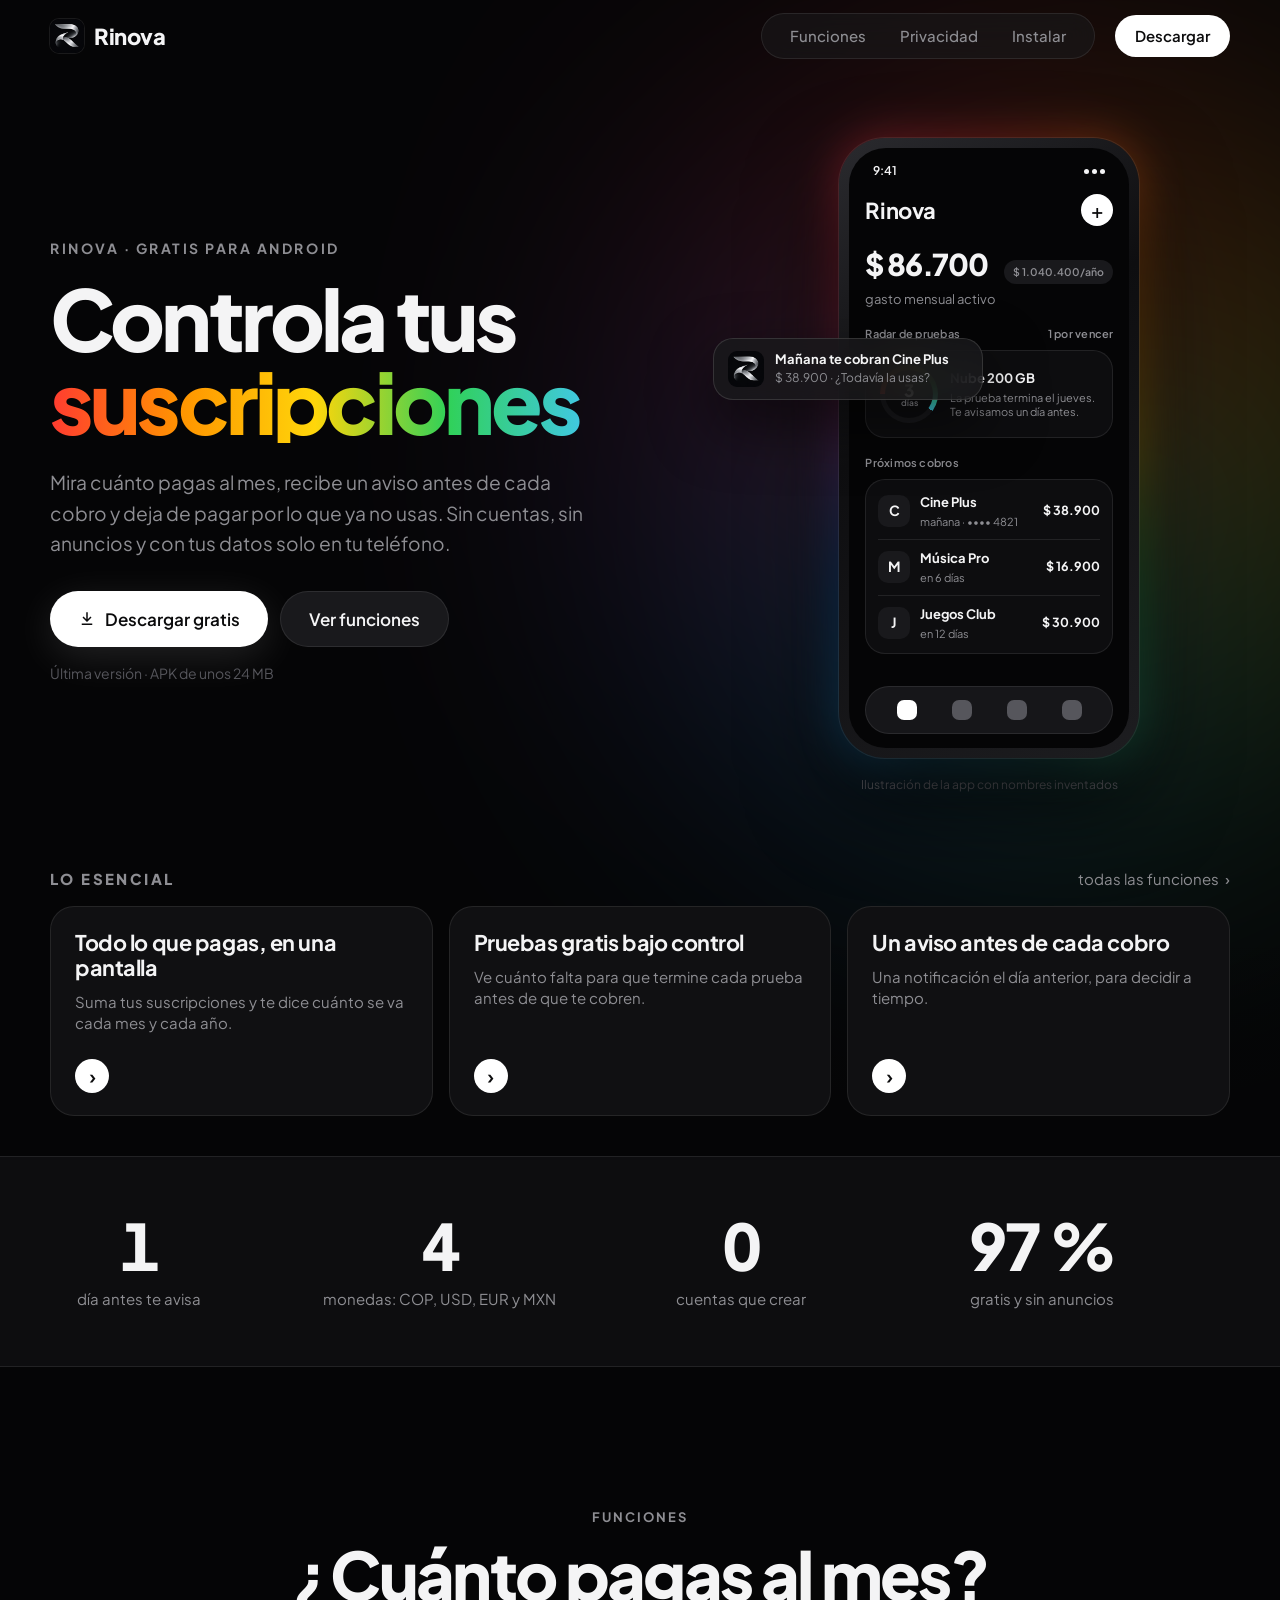
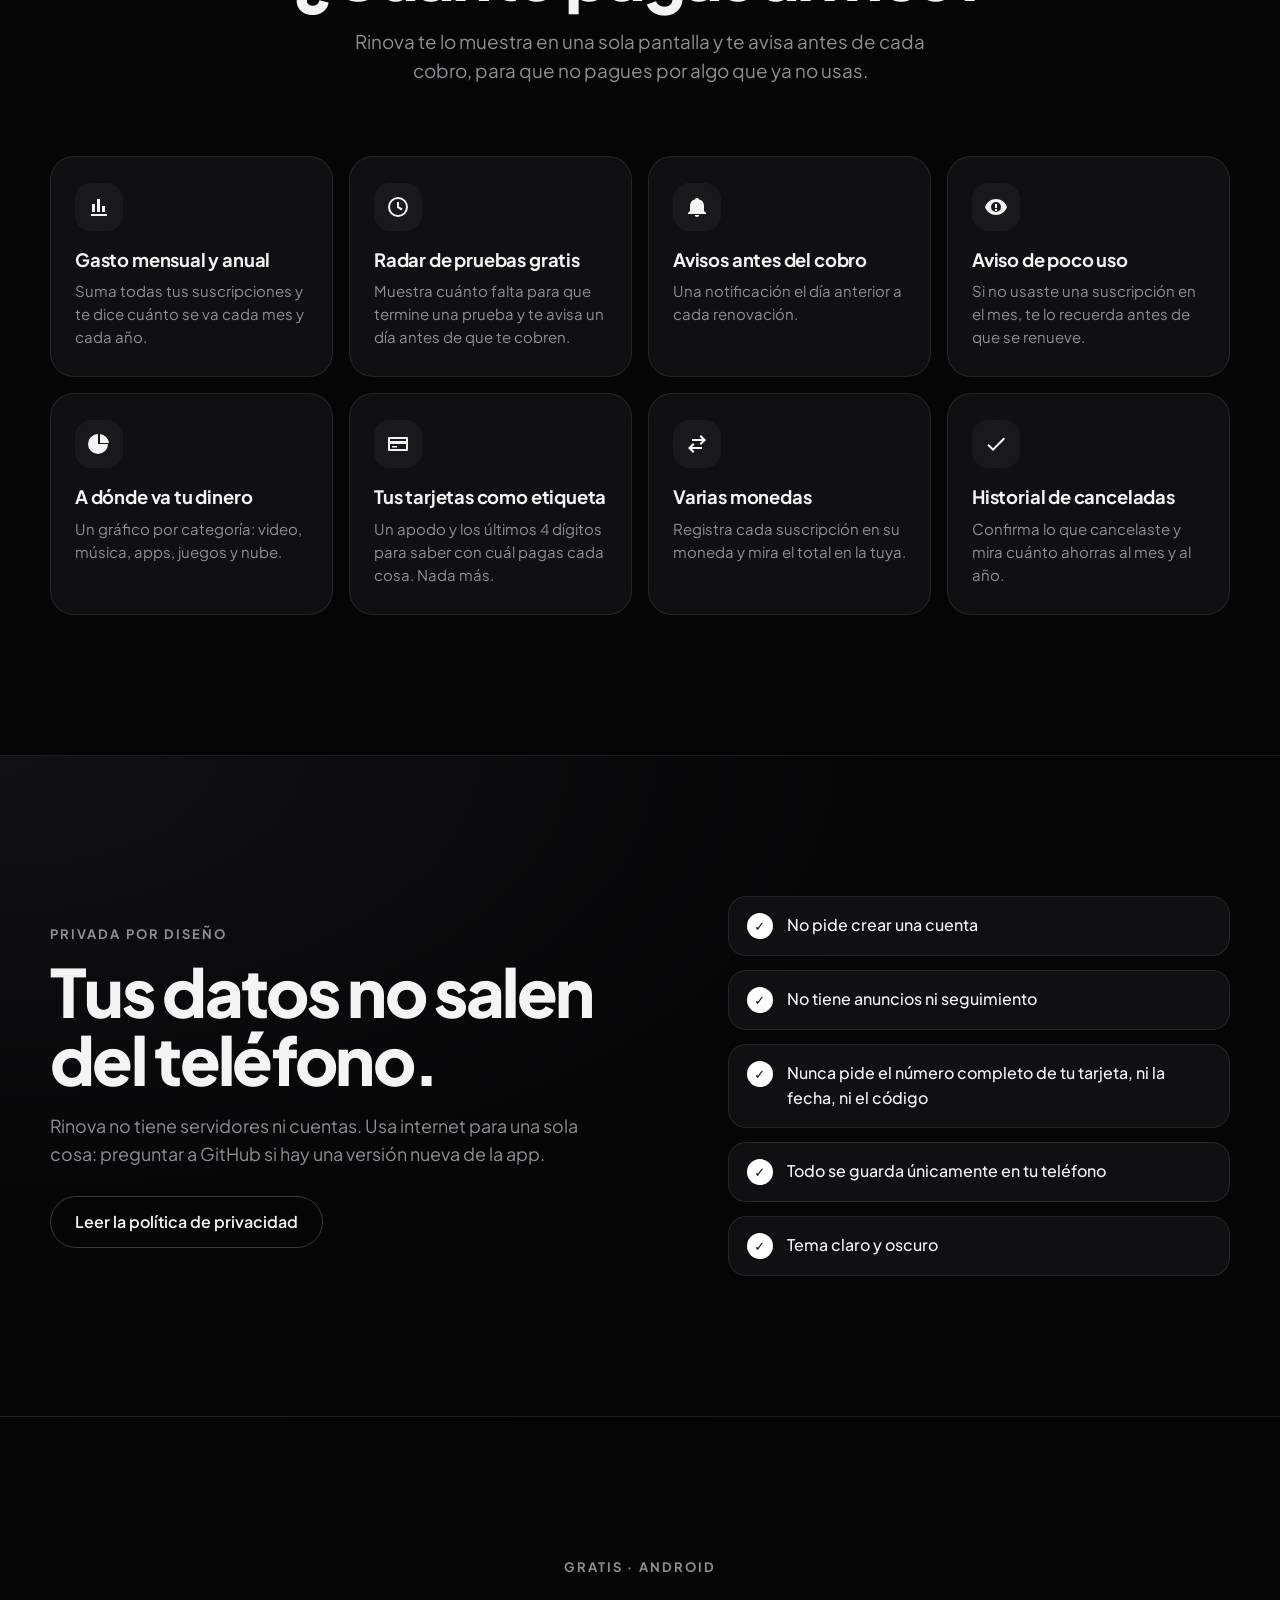
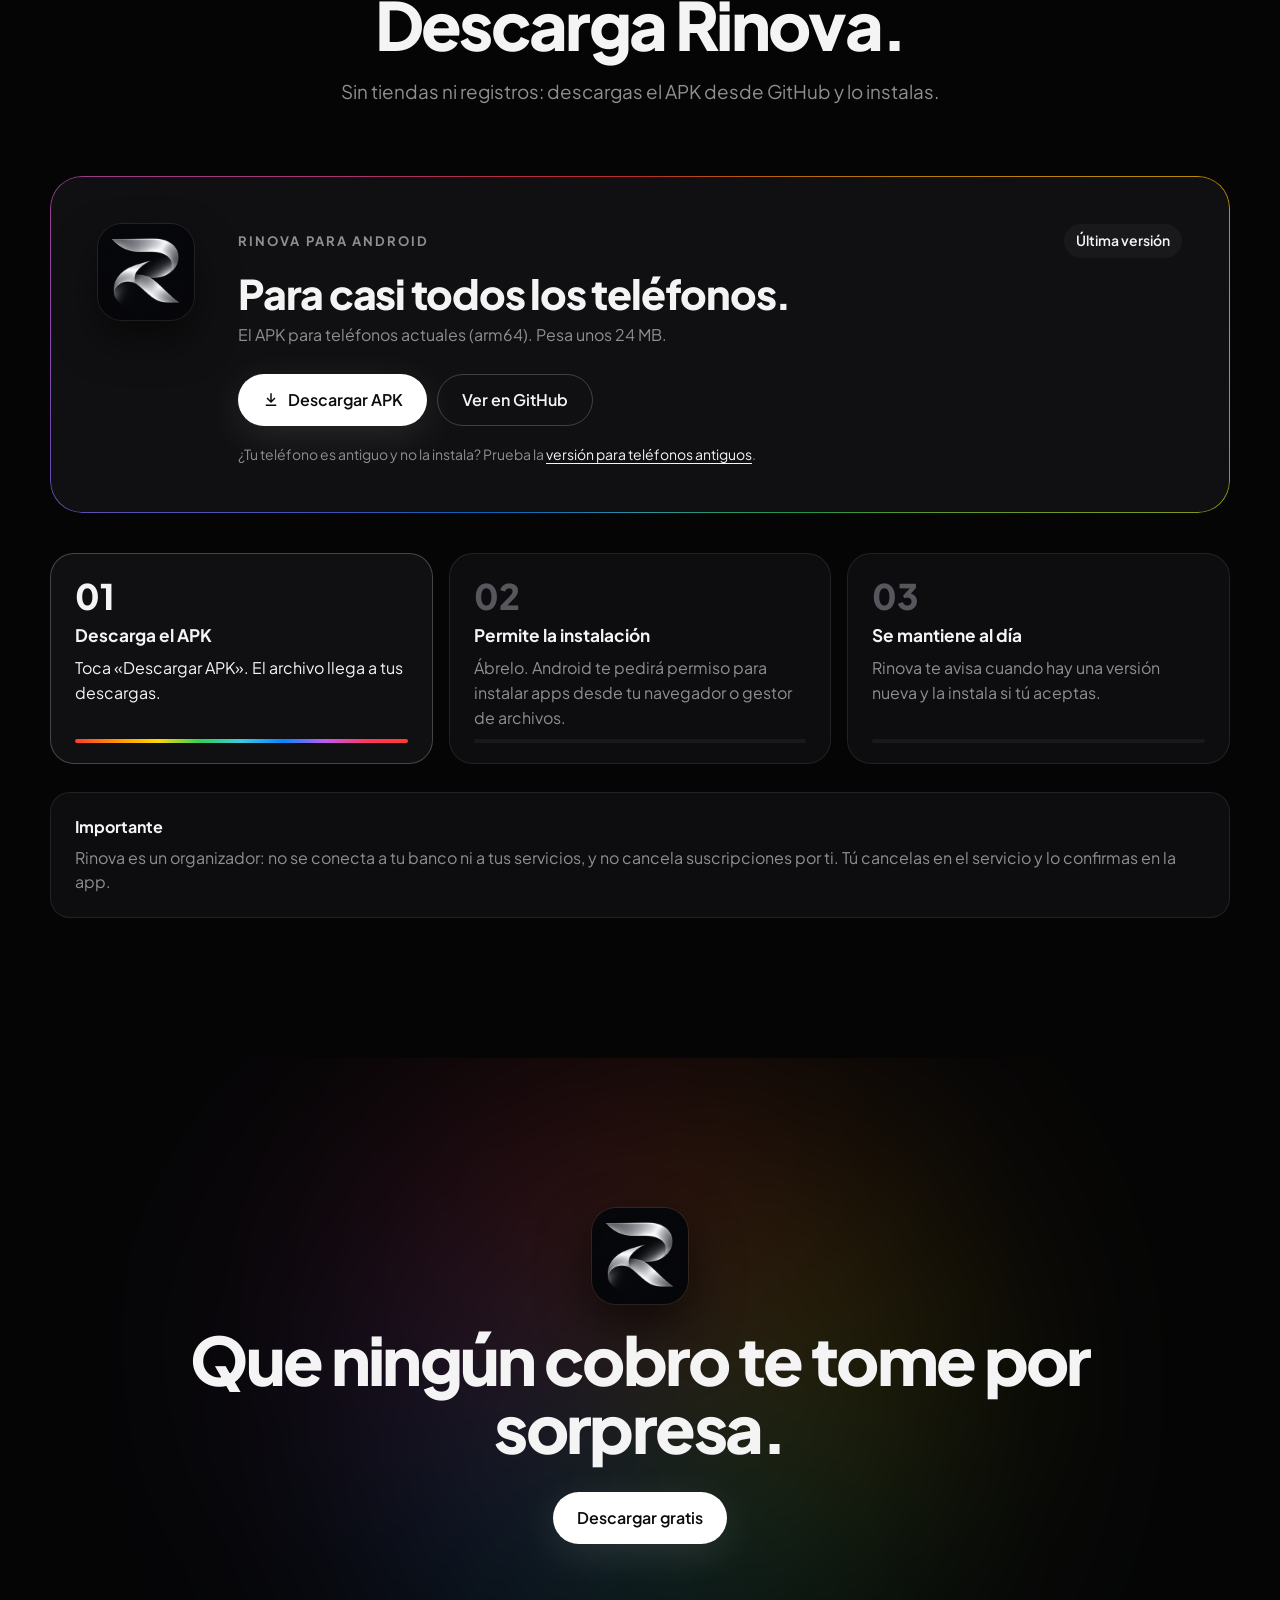
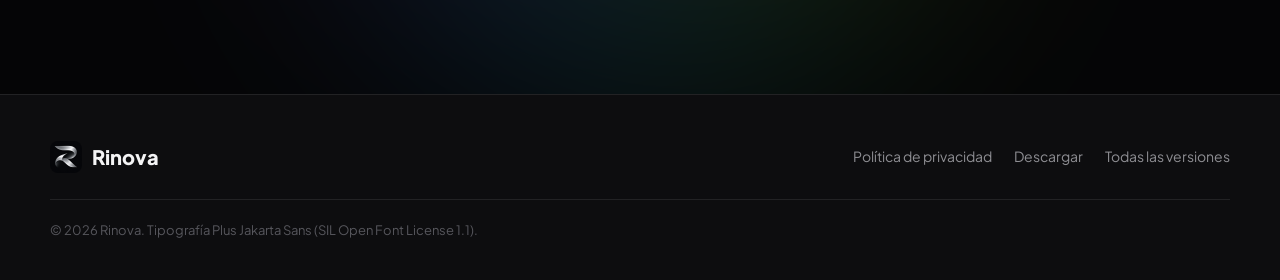
<file: docs/index.html>
<!DOCTYPE html>
<html lang="es">
<head>
  <meta charset="utf-8">
  <meta name="viewport" content="width=device-width, initial-scale=1">
  <meta name="theme-color" content="#050506">
  <meta name="color-scheme" content="dark">
  <title>Rinova — Controla tus suscripciones</title>
  <meta name="description" content="Rinova es una app gratis para Android que suma lo que pagas en suscripciones, vigila tus pruebas gratis y te avisa antes de cada cobro. Sin cuentas, sin anuncios y con tus datos solo en tu teléfono.">
  <meta property="og:title" content="Rinova — Controla tus suscripciones">
  <meta property="og:description" content="Mira cuánto pagas al mes, recibe un aviso antes de cada cobro y no pagues por lo que ya no usas. Gratis, sin cuentas ni anuncios.">
  <meta property="og:image" content="https://myfriend2525.github.io/Rinova-releases/assets/rinova-icon.png">
  <link rel="icon" type="image/png" href="assets/favicon.png">
  <link rel="apple-touch-icon" href="assets/apple-touch-icon.png">
  <link rel="preload" href="assets/fonts/PlusJakartaSans-latin.woff" as="font" type="font/woff" crossorigin>
  <link rel="stylesheet" href="styles.css">
</head>
<body>
  <a class="skip-link" href="#main">Saltar al contenido</a>

  <header class="site-nav" data-floating-nav>
    <a class="logo" href="#" data-enter="drop" aria-label="Rinova, inicio">
      <img src="assets/rinova-icon.png" width="34" height="34" alt="">
      Rinova
    </a>
    <nav class="nav-pill" aria-label="Navegación principal" data-enter="drop">
      <a href="#funciones">Funciones</a>
      <a href="#privada">Privacidad</a>
      <a href="#instalar">Instalar</a>
    </nav>
    <a class="pill pill-white nav-join" href="#descargar" data-enter="drop">Descargar</a>
  </header>

  <main id="main">
    <section class="hero" aria-labelledby="hero-title">
      <div class="hero-glow" aria-hidden="true"></div>
      <div class="wrap hero-grid">
        <div class="copy">
          <p class="kicker" data-enter="unblur">RINOVA · GRATIS PARA ANDROID</p>
          <h1 class="headline" id="hero-title" aria-label="Controla tus suscripciones, pruebas gratis, cobros y gastos">
            <span data-enter="spring" aria-hidden="true">Controla tus</span>
            <span data-enter="spring" aria-hidden="true"><span class="word" data-rotating-word="suscripciones,pruebas gratis,cobros,gastos">suscripciones</span></span>
          </h1>
          <p class="subline" data-enter="rise">Mira cuánto pagas al mes, recibe un aviso antes de cada cobro y deja de pagar por lo que ya no usas. Sin cuentas, sin anuncios y con tus datos solo en tu teléfono.</p>
          <div class="ctas">
            <a class="pill pill-white cta-join" href="https://github.com/myfriend2525/Rinova-releases/releases/latest/download/Rinova.apk" data-link="apk" data-enter="rise">
              <svg viewBox="0 0 24 24" aria-hidden="true"><path d="M11 3h2v9.2l3.6-3.6L18 10l-6 6-6-6 1.4-1.4 3.6 3.6V3ZM5 18h14v2H5v-2Z"/></svg>
              Descargar gratis
            </a>
            <a class="pill cta-watch" href="#funciones" data-enter="rise">Ver funciones</a>
          </div>
          <p class="hero-note" data-enter="rise"><span data-version>Última versión</span> · APK de unos 24 MB</p>
        </div>

        <div class="phone-stage" data-enter="rise" aria-hidden="true">
          <div class="phone">
            <div class="screen">
              <div class="m-status"><span>9:41</span><span class="m-dots"><i></i><i></i><i></i></span></div>
              <div class="m-top"><strong>Rinova</strong><span class="m-plus">+</span></div>
              <div class="m-total">
                <span class="m-amount">$ 86.700</span>
                <span class="m-chip">$ 1.040.400/año</span>
              </div>
              <p class="m-dim">gasto mensual activo</p>
              <div class="m-label"><span>Radar de pruebas</span><span>1 por vencer</span></div>
              <div class="m-card m-radar">
                <div class="m-ring"><span>3<small>días</small></span></div>
                <div><strong>Nube 200 GB</strong><p>La prueba termina el jueves. Te avisamos un día antes.</p></div>
              </div>
              <div class="m-label"><span>Próximos cobros</span></div>
              <ul class="m-list">
                <li><span class="m-ini">C</span><div><strong>Cine Plus</strong><p>mañana · •••• 4821</p></div><b>$ 38.900</b></li>
                <li><span class="m-ini">M</span><div><strong>Música Pro</strong><p>en 6 días</p></div><b>$ 16.900</b></li>
                <li><span class="m-ini">J</span><div><strong>Juegos Club</strong><p>en 12 días</p></div><b>$ 30.900</b></li>
              </ul>
              <div class="m-tabs"><i class="on"></i><i></i><i></i><i></i></div>
            </div>
          </div>
          <div class="toast">
            <img src="assets/rinova-icon.png" width="36" height="36" alt="">
            <div><strong>Mañana te cobran Cine Plus</strong><p>$ 38.900 · ¿Todavía la usas?</p></div>
          </div>
          <p class="mock-note">Ilustración de la app con nombres inventados</p>
        </div>
      </div>

      <section class="wrap row" aria-labelledby="row-title">
        <div class="row-head">
          <h2 class="row-title" id="row-title" data-enter="rise">LO ESENCIAL</h2>
          <a class="row-link" href="#funciones" data-enter="rise">todas las funciones <b aria-hidden="true">›</b></a>
        </div>
        <ul class="cards">
          <li class="card" data-enter="rise"><a href="#funciones">
            <span class="card-title">Todo lo que pagas, en una pantalla</span>
            <p class="card-text">Suma tus suscripciones y te dice cuánto se va cada mes y cada año.</p>
            <span class="card-arrow" aria-hidden="true">›</span>
          </a></li>
          <li class="card" data-enter="rise"><a href="#funciones">
            <span class="card-title">Pruebas gratis bajo control</span>
            <p class="card-text">Ve cuánto falta para que termine cada prueba antes de que te cobren.</p>
            <span class="card-arrow" aria-hidden="true">›</span>
          </a></li>
          <li class="card" data-enter="rise"><a href="#funciones">
            <span class="card-title">Un aviso antes de cada cobro</span>
            <p class="card-text">Una notificación el día anterior, para decidir a tiempo.</p>
            <span class="card-arrow" aria-hidden="true">›</span>
          </a></li>
        </ul>
      </section>
    </section>

    <section class="stats" aria-label="Rinova en cifras">
      <dl class="wrap stats-grid">
        <div class="stat"><dt>día antes te avisa</dt><dd><span data-count="1">1</span></dd></div>
        <div class="stat"><dt>monedas: COP, USD, EUR y MXN</dt><dd><span data-count="4">4</span></dd></div>
        <div class="stat"><dt>cuentas que crear</dt><dd><span data-count="0">0</span></dd></div>
        <div class="stat"><dt>gratis y sin anuncios</dt><dd><span data-count="100">100</span> %</dd></div>
      </dl>
    </section>

    <section class="section" id="funciones" aria-labelledby="features-title">
      <div class="wrap">
        <div class="section-head">
          <p class="eyebrow">Funciones</p>
          <h2 id="features-title" data-letters>¿Cuánto pagas al mes?</h2>
          <p>Rinova te lo muestra en una sola pantalla y te avisa antes de cada cobro, para que no pagues por algo que ya no usas.</p>
        </div>
        <div class="feature-grid">
          <article class="feature">
            <span class="feature-icon"><svg viewBox="0 0 24 24" aria-hidden="true"><path d="M4 19h16v2H4v-2Zm1-2V9h3v8H5Zm5 0V4h3v13h-3Zm5 0v-6h3v6h-3Z"/></svg></span>
            <h3>Gasto mensual y anual</h3>
            <p>Suma todas tus suscripciones y te dice cuánto se va cada mes y cada año.</p>
          </article>
          <article class="feature">
            <span class="feature-icon"><svg viewBox="0 0 24 24" aria-hidden="true"><path d="M12 2a10 10 0 1 1 0 20 10 10 0 0 1 0-20Zm0 2a8 8 0 1 0 0 16 8 8 0 0 0 0-16Zm1 3v4.6l3.5 2-1 1.8L11 12.8V7h2Z"/></svg></span>
            <h3>Radar de pruebas gratis</h3>
            <p>Muestra cuánto falta para que termine una prueba y te avisa un día antes de que te cobren.</p>
          </article>
          <article class="feature">
            <span class="feature-icon"><svg viewBox="0 0 24 24" aria-hidden="true"><path d="M12 22a2.5 2.5 0 0 0 2.4-2h-4.8a2.5 2.5 0 0 0 2.4 2Zm7-6V11a7 7 0 0 0-5.5-6.8V3h-3v1.2A7 7 0 0 0 5 11v5l-2 2v1h18v-1l-2-2Z"/></svg></span>
            <h3>Avisos antes del cobro</h3>
            <p>Una notificación el día anterior a cada renovación.</p>
          </article>
          <article class="feature">
            <span class="feature-icon"><svg viewBox="0 0 24 24" aria-hidden="true"><path d="M12 4C7 4 2.7 7.1 1 12c1.7 4.9 6 8 11 8s9.3-3.1 11-8c-1.7-4.9-6-8-11-8Zm0 13a5 5 0 1 1 0-10 5 5 0 0 1 0 10Zm-1-8h2v4h-2V9Zm0 5h2v2h-2v-2Z"/></svg></span>
            <h3>Aviso de poco uso</h3>
            <p>Si no usaste una suscripción en el mes, te lo recuerda antes de que se renueve.</p>
          </article>
          <article class="feature">
            <span class="feature-icon"><svg viewBox="0 0 24 24" aria-hidden="true"><path d="M11 2v10h10A10 10 0 1 1 11 2Zm2 0a10 10 0 0 1 9 9h-9V2Z"/></svg></span>
            <h3>A dónde va tu dinero</h3>
            <p>Un gráfico por categoría: video, música, apps, juegos y nube.</p>
          </article>
          <article class="feature">
            <span class="feature-icon"><svg viewBox="0 0 24 24" aria-hidden="true"><path d="M3 5h18a1 1 0 0 1 1 1v12a1 1 0 0 1-1 1H3a1 1 0 0 1-1-1V6a1 1 0 0 1 1-1Zm1 2v2h16V7H4Zm0 5v5h16v-5H4Zm2 2h5v1.5H6V14Z"/></svg></span>
            <h3>Tus tarjetas como etiqueta</h3>
            <p>Un apodo y los últimos 4 dígitos para saber con cuál pagas cada cosa. Nada más.</p>
          </article>
          <article class="feature">
            <span class="feature-icon"><svg viewBox="0 0 24 24" aria-hidden="true"><path d="M7 7h10l-2.5-2.5L16 3l5 5-5 5-1.5-1.5L17 9H7V7Zm10 10H7l2.5 2.5L8 21l-5-5 5-5 1.5 1.5L7 15h10v2Z"/></svg></span>
            <h3>Varias monedas</h3>
            <p>Registra cada suscripción en su moneda y mira el total en la tuya.</p>
          </article>
          <article class="feature">
            <span class="feature-icon"><svg viewBox="0 0 24 24" aria-hidden="true"><path d="M9 16.2 4.8 12l-1.4 1.4L9 19 21 7l-1.4-1.4L9 16.2Z"/></svg></span>
            <h3>Historial de canceladas</h3>
            <p>Confirma lo que cancelaste y mira cuánto ahorras al mes y al año.</p>
          </article>
        </div>
      </div>
    </section>

    <section class="section privacy-band" id="privada" aria-labelledby="privacy-title">
      <div class="wrap privacy-grid">
        <div>
          <p class="eyebrow">Privada por diseño</p>
          <h2 id="privacy-title" data-letters>Tus datos no salen del teléfono.</h2>
          <p class="privacy-lede">Rinova no tiene servidores ni cuentas. Usa internet para una sola cosa: preguntar a GitHub si hay una versión nueva de la app.</p>
          <a class="btn btn-ghost" href="privacidad/">Leer la política de privacidad</a>
        </div>
        <ul class="checks">
          <li>No pide crear una cuenta</li>
          <li>No tiene anuncios ni seguimiento</li>
          <li>Nunca pide el número completo de tu tarjeta, ni la fecha, ni el código</li>
          <li>Todo se guarda únicamente en tu teléfono</li>
          <li>Tema claro y oscuro</li>
        </ul>
      </div>
    </section>

    <section class="section download" id="descargar" aria-labelledby="download-title">
      <div class="wrap">
        <div class="section-head">
          <p class="eyebrow">Gratis · Android</p>
          <h2 id="download-title" data-letters>Descarga Rinova.</h2>
          <p>Sin tiendas ni registros: descargas el APK desde GitHub y lo instalas.</p>
        </div>

        <article class="download-card">
          <img class="download-icon" src="assets/rinova-icon.png" width="96" height="96" alt="">
          <div class="download-copy">
            <div class="download-top"><p class="eyebrow">Rinova para Android</p><span class="size" data-version>Última versión</span></div>
            <h3>Para casi todos los teléfonos.</h3>
            <p>El APK para teléfonos actuales (arm64). Pesa unos 24 MB.</p>
            <div class="actions">
              <a class="btn btn-primary" href="https://github.com/myfriend2525/Rinova-releases/releases/latest/download/Rinova.apk" data-link="apk"><svg viewBox="0 0 24 24" aria-hidden="true"><path d="M11 3h2v9.2l3.6-3.6L18 10l-6 6-6-6 1.4-1.4 3.6 3.6V3ZM5 18h14v2H5v-2Z"/></svg>Descargar APK</a>
              <a class="btn btn-ghost" href="https://github.com/myfriend2525/Rinova-releases" data-link="releases">Ver en GitHub</a>
            </div>
            <p class="download-note">¿Tu teléfono es antiguo y no la instala? Prueba la <a href="https://github.com/myfriend2525/Rinova-releases/releases/latest/download/Rinova-armeabi-v7a.apk" data-link="apkLegacy">versión para teléfonos antiguos</a>.</p>
          </div>
        </article>

        <ol class="steps" id="instalar" aria-label="Cómo instalar Rinova" data-steps>
          <li class="step is-active"><button type="button" aria-pressed="true"><span class="step-num">01</span><strong>Descarga el APK</strong><span>Toca «Descargar APK». El archivo llega a tus descargas.</span><span class="step-bar" aria-hidden="true"><i></i></span></button></li>
          <li class="step"><button type="button" aria-pressed="false"><span class="step-num">02</span><strong>Permite la instalación</strong><span>Ábrelo. Android te pedirá permiso para instalar apps desde tu navegador o gestor de archivos.</span><span class="step-bar" aria-hidden="true"><i></i></span></button></li>
          <li class="step"><button type="button" aria-pressed="false"><span class="step-num">03</span><strong>Se mantiene al día</strong><span>Rinova te avisa cuando hay una versión nueva y la instala si tú aceptas.</span><span class="step-bar" aria-hidden="true"><i></i></span></button></li>
        </ol>

        <div class="important">
          <strong>Importante</strong>
          <p>Rinova es un organizador: no se conecta a tu banco ni a tus servicios, y no cancela suscripciones por ti. Tú cancelas en el servicio y lo confirmas en la app.</p>
        </div>
      </div>
    </section>

    <section class="closing" aria-labelledby="closing-title">
      <div class="wrap">
        <img src="assets/rinova-icon.png" width="96" height="96" alt="">
        <h2 id="closing-title" data-letters>Que ningún cobro te tome por sorpresa.</h2>
        <a class="btn btn-primary" href="https://github.com/myfriend2525/Rinova-releases/releases/latest/download/Rinova.apk" data-link="apk">Descargar gratis</a>
      </div>
    </section>
  </main>

  <footer>
    <div class="wrap">
      <div class="footer-grid">
        <div class="footer-brand"><img src="assets/rinova-icon.png" width="32" height="32" alt="">Rinova</div>
        <nav aria-label="Pie de página">
          <a href="privacidad/">Política de privacidad</a>
          <a href="#descargar">Descargar</a>
          <a href="https://github.com/myfriend2525/Rinova-releases/releases" data-link="allReleases">Todas las versiones</a>
        </nav>
      </div>
      <p class="credit">© 2026 Rinova. Tipografía Plus Jakarta Sans (SIL Open Font License 1.1).</p>
    </div>
  </footer>

  <script src="config.js"></script>
  <script src="main.js"></script>
</body>
</html>
</file>
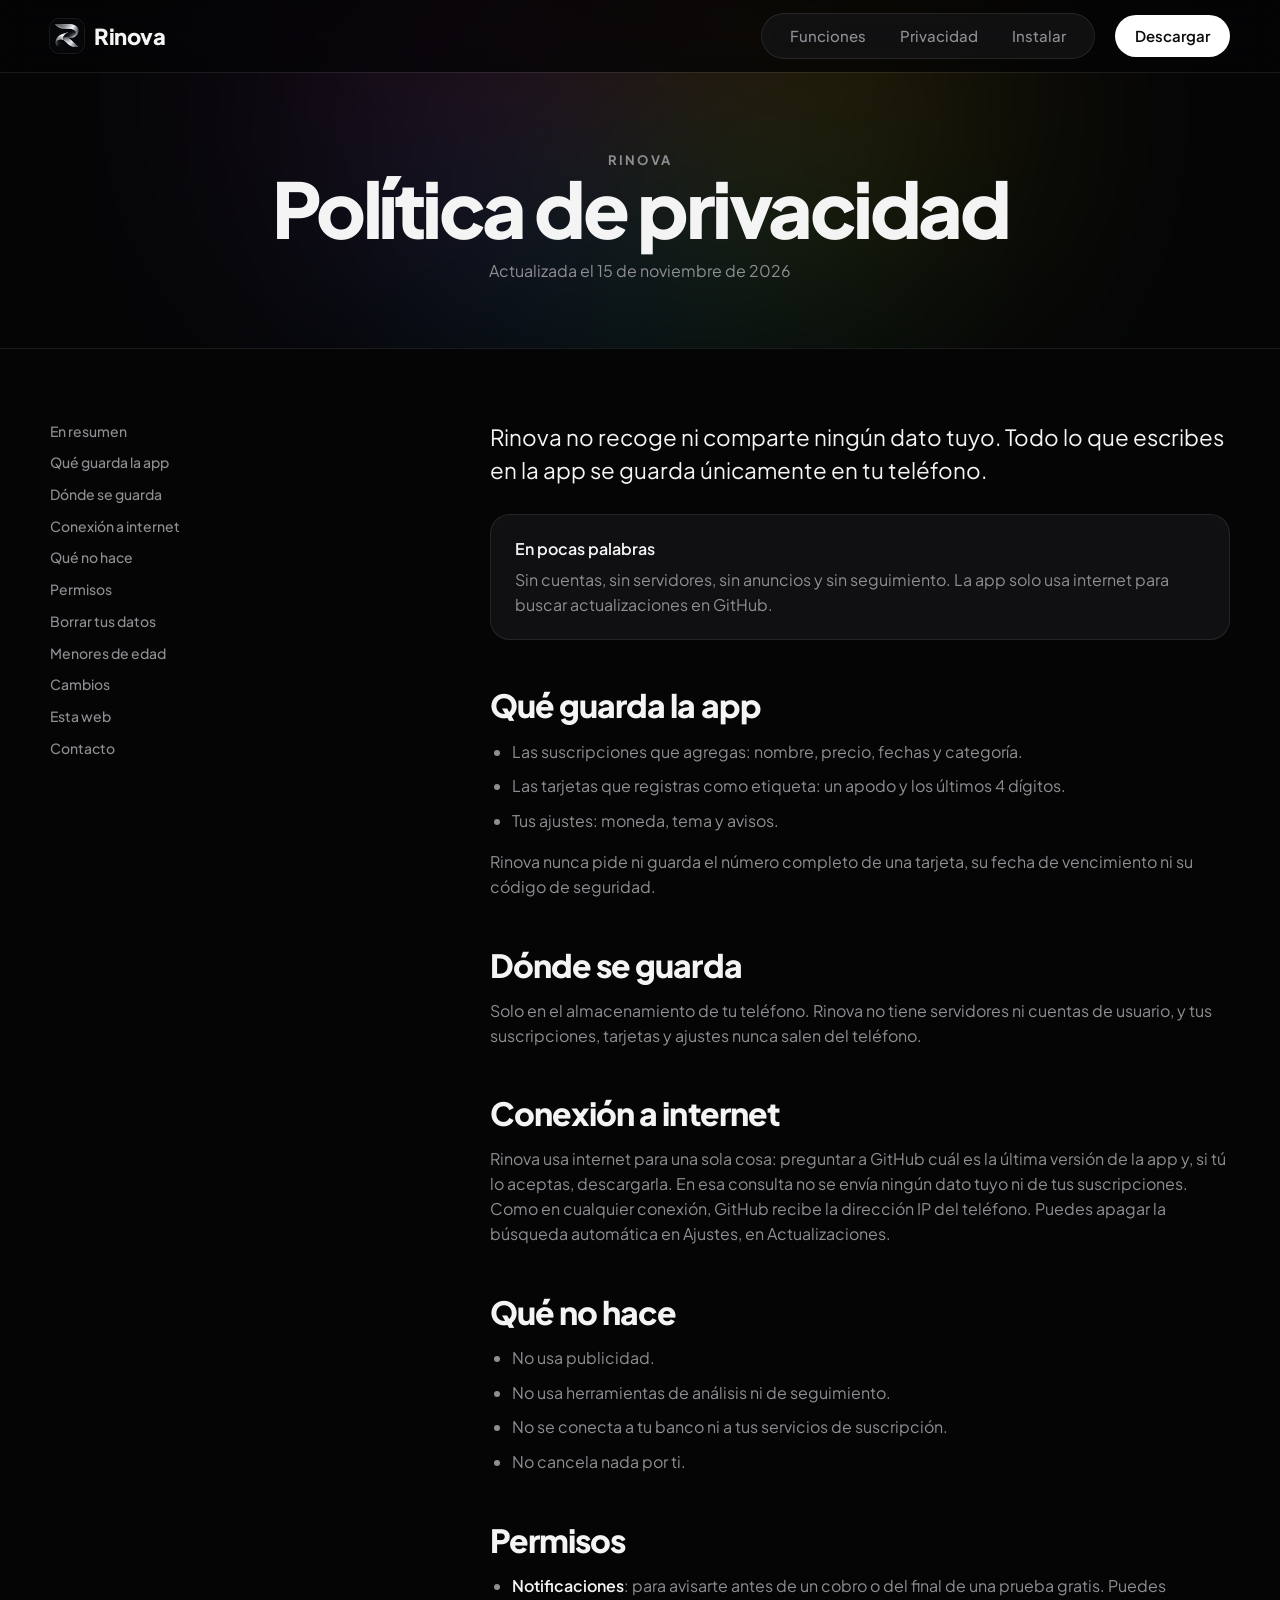
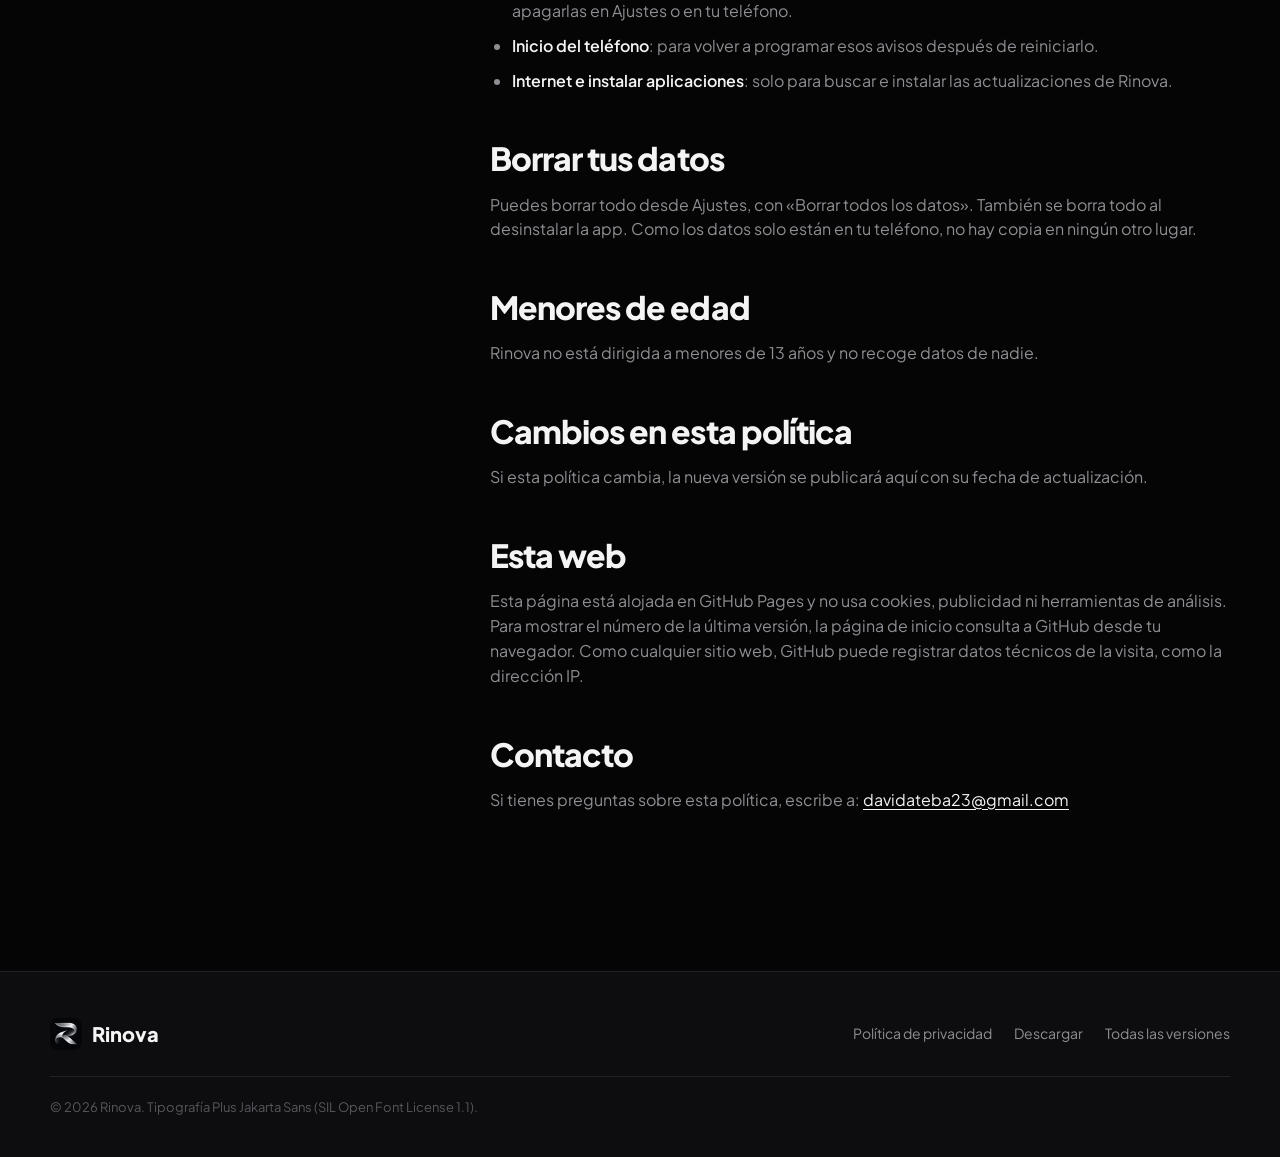
<file: docs/privacidad/index.html>
<!DOCTYPE html>
<html lang="es">
<head>
  <meta charset="utf-8">
  <meta name="viewport" content="width=device-width, initial-scale=1">
  <meta name="theme-color" content="#050506">
  <meta name="color-scheme" content="dark">
  <title>Política de privacidad — Rinova</title>
  <meta name="description" content="Política de privacidad de Rinova: la app no recoge ni comparte ningún dato tuyo. Todo se guarda únicamente en tu teléfono.">
  <link rel="icon" type="image/png" href="../assets/favicon.png">
  <link rel="apple-touch-icon" href="../assets/apple-touch-icon.png">
  <link rel="preload" href="../assets/fonts/PlusJakartaSans-latin.woff" as="font" type="font/woff" crossorigin>
  <link rel="stylesheet" href="../styles.css">
</head>
<body>
  <a class="skip-link" href="#main">Saltar al contenido</a>

  <header class="site-nav is-floating" data-floating-nav="always">
    <a class="logo" href="../" aria-label="Rinova, inicio"><img src="../assets/rinova-icon.png" width="34" height="34" alt="">Rinova</a>
    <nav class="nav-pill" aria-label="Navegación principal">
      <a href="../#funciones">Funciones</a>
      <a href="./" aria-current="page">Privacidad</a>
      <a href="../#instalar">Instalar</a>
    </nav>
    <a class="pill pill-white nav-join" href="../#descargar">Descargar</a>
  </header>

  <div class="legal-hero">
    <p class="eyebrow">Rinova</p>
    <h1>Política de privacidad</h1>
    <p>Actualizada el 15 de noviembre de 2026</p>
  </div>

  <main id="main" class="wrap legal-shell">
    <nav class="legal-toc" aria-label="Secciones de la política">
      <a href="#resumen">En resumen</a>
      <a href="#guarda">Qué guarda la app</a>
      <a href="#donde">Dónde se guarda</a>
      <a href="#internet">Conexión a internet</a>
      <a href="#no-hace">Qué no hace</a>
      <a href="#permisos">Permisos</a>
      <a href="#borrar">Borrar tus datos</a>
      <a href="#menores">Menores de edad</a>
      <a href="#cambios">Cambios</a>
      <a href="#esta-web">Esta web</a>
      <a href="#contacto">Contacto</a>
    </nav>

    <article class="legal-content">
      <section id="resumen">
        <p class="legal-lede">Rinova no recoge ni comparte ningún dato tuyo. Todo lo que escribes en la app se guarda únicamente en tu teléfono.</p>
        <div class="legal-note">
          <strong>En pocas palabras</strong>
          <p>Sin cuentas, sin servidores, sin anuncios y sin seguimiento. La app solo usa internet para buscar actualizaciones en GitHub.</p>
        </div>
      </section>

      <section id="guarda">
        <h2>Qué guarda la app</h2>
        <ul>
          <li>Las suscripciones que agregas: nombre, precio, fechas y categoría.</li>
          <li>Las tarjetas que registras como etiqueta: un apodo y los últimos 4 dígitos.</li>
          <li>Tus ajustes: moneda, tema y avisos.</li>
        </ul>
        <p>Rinova nunca pide ni guarda el número completo de una tarjeta, su fecha de vencimiento ni su código de seguridad.</p>
      </section>

      <section id="donde">
        <h2>Dónde se guarda</h2>
        <p>Solo en el almacenamiento de tu teléfono. Rinova no tiene servidores ni cuentas de usuario, y tus suscripciones, tarjetas y ajustes nunca salen del teléfono.</p>
      </section>

      <section id="internet">
        <h2>Conexión a internet</h2>
        <p>Rinova usa internet para una sola cosa: preguntar a GitHub cuál es la última versión de la app y, si tú lo aceptas, descargarla. En esa consulta no se envía ningún dato tuyo ni de tus suscripciones. Como en cualquier conexión, GitHub recibe la dirección IP del teléfono. Puedes apagar la búsqueda automática en Ajustes, en Actualizaciones.</p>
      </section>

      <section id="no-hace">
        <h2>Qué no hace</h2>
        <ul>
          <li>No usa publicidad.</li>
          <li>No usa herramientas de análisis ni de seguimiento.</li>
          <li>No se conecta a tu banco ni a tus servicios de suscripción.</li>
          <li>No cancela nada por ti.</li>
        </ul>
      </section>

      <section id="permisos">
        <h2>Permisos</h2>
        <ul>
          <li><strong>Notificaciones</strong>: para avisarte antes de un cobro o del final de una prueba gratis. Puedes apagarlas en Ajustes o en tu teléfono.</li>
          <li><strong>Inicio del teléfono</strong>: para volver a programar esos avisos después de reiniciarlo.</li>
          <li><strong>Internet e instalar aplicaciones</strong>: solo para buscar e instalar las actualizaciones de Rinova.</li>
        </ul>
      </section>

      <section id="borrar">
        <h2>Borrar tus datos</h2>
        <p>Puedes borrar todo desde Ajustes, con «Borrar todos los datos». También se borra todo al desinstalar la app. Como los datos solo están en tu teléfono, no hay copia en ningún otro lugar.</p>
      </section>

      <section id="menores">
        <h2>Menores de edad</h2>
        <p>Rinova no está dirigida a menores de 13 años y no recoge datos de nadie.</p>
      </section>

      <section id="cambios">
        <h2>Cambios en esta política</h2>
        <p>Si esta política cambia, la nueva versión se publicará aquí con su fecha de actualización.</p>
      </section>

      <section id="esta-web">
        <h2>Esta web</h2>
        <p>Esta página está alojada en GitHub Pages y no usa cookies, publicidad ni herramientas de análisis. Para mostrar el número de la última versión, la página de inicio consulta a GitHub desde tu navegador. Como cualquier sitio web, GitHub puede registrar datos técnicos de la visita, como la dirección IP.</p>
      </section>

      <section id="contacto">
        <h2>Contacto</h2>
        <p>Si tienes preguntas sobre esta política, escribe a: <a href="mailto:davidateba23@gmail.com">davidateba23@gmail.com</a></p>
      </section>
    </article>
  </main>

  <footer>
    <div class="wrap">
      <div class="footer-grid">
        <div class="footer-brand"><img src="../assets/rinova-icon.png" width="32" height="32" alt="">Rinova</div>
        <nav aria-label="Pie de página">
          <a href="./">Política de privacidad</a>
          <a href="../#descargar">Descargar</a>
          <a href="https://github.com/myfriend2525/Rinova-releases/releases">Todas las versiones</a>
        </nav>
      </div>
      <p class="credit">© 2026 Rinova. Tipografía Plus Jakarta Sans (SIL Open Font License 1.1).</p>
    </div>
  </footer>

</body>
</html>
</file>
<file: docs/styles.css>
/* Rinova landing. Estructura y animaciones de la web de Lince Browser; colores y letra de la app (lib/theme.dart). */
@font-face { font-family: "Plus Jakarta Sans"; src: url("assets/fonts/PlusJakartaSans-latin.woff") format("woff"); font-weight: 200 800; font-style: normal; font-display: swap; }

:root {
  --font: "Plus Jakarta Sans", system-ui, -apple-system, "Segoe UI", sans-serif;
  --bg: #050506;
  --surface: #101012;
  --surface-hi: #19191c;
  --card: #0d0d0f;
  --stroke: rgba(255, 255, 255, .086);
  --text: #f4f4f5;
  --dim: #8e8e93;
  --faint: #56565c;
  --rainbow: linear-gradient(90deg, #ff3b30, #ff9500, #ffd60a, #30d158, #40c8e0, #0a84ff, #bf5af2, #ff375f, #ff3b30);
  --rainbow-conic: conic-gradient(from 0deg, #ff3b30, #ff9500, #ffd60a, #30d158, #40c8e0, #0a84ff, #bf5af2, #ff375f, #ff3b30);
}
* { box-sizing: border-box; }
html { scroll-behavior: smooth; color-scheme: dark; }
html, body { margin: 0; }
body { background: var(--bg); color: var(--text); font-family: var(--font); font-weight: 400; line-height: 1.55; -webkit-font-smoothing: antialiased; overflow-x: hidden; }
a { color: inherit; text-decoration: none; }
img { display: block; max-width: 100%; }
a:focus-visible, button:focus-visible { outline: 2px solid #fff; outline-offset: 3px; border-radius: 999px; }
.skip-link { position: fixed; z-index: 100; top: 10px; left: 10px; padding: 10px 14px; border-radius: 12px; background: #fff; color: var(--bg); transform: translateY(-160%); }
.skip-link:focus { transform: none; }
.wrap { width: min(1180px, calc(100% - 32px)); margin-inline: auto; }
[id] { scroll-margin-top: 90px; }

/* ---------- Navegación flotante ---------- */
.site-nav { position: fixed; z-index: 50; top: 0; left: 0; right: 0; height: 72px; display: flex; align-items: center; gap: 16px; padding: 0 max(16px, calc((100% - 1180px) / 2)); transition: background-color .35s ease, box-shadow .35s ease; }
.site-nav.is-floating { background: rgba(5, 5, 6, .78); -webkit-backdrop-filter: blur(18px) saturate(1.4); backdrop-filter: blur(18px) saturate(1.4); box-shadow: 0 1px 0 var(--stroke); }
.logo { display: flex; align-items: center; gap: 10px; margin-right: auto; font-weight: 800; font-size: 22px; letter-spacing: -.02em; }
.logo img { width: 34px; height: 34px; border-radius: 9px; box-shadow: 0 0 0 1px var(--stroke); }
.nav-pill { display: flex; align-items: center; gap: 34px; height: 46px; padding: 0 28px; border: 1px solid var(--stroke); border-radius: 999px; background: rgba(25, 25, 28, .6); -webkit-backdrop-filter: blur(14px); backdrop-filter: blur(14px); font-weight: 500; font-size: 15px; color: var(--dim); }
.nav-pill a { transition: color .2s ease; }
.nav-pill a:hover { color: var(--text); }
.pill { display: inline-flex; align-items: center; justify-content: center; gap: 9px; border-radius: 999px; font-weight: 600; white-space: nowrap; transition: transform .25s cubic-bezier(.2, .9, .3, 1.3), background-color .35s ease, box-shadow .35s ease; }
.pill:hover { transform: translateY(-2px); }
.pill svg { width: 18px; height: 18px; fill: currentColor; }
.pill-white { background: #fff; color: #0b0b0c; }
.nav-join { height: 42px; padding: 0 20px; font-size: 15px; margin-left: 4px; }

/* ---------- Hero ---------- */
.hero { position: relative; overflow: hidden; isolation: isolate; padding: 128px 0 40px; }
.hero-glow { position: absolute; z-index: -1; top: 6%; right: -10%; width: 760px; height: 760px; border-radius: 50%; background: var(--rainbow-conic); filter: blur(140px); opacity: .22; animation: glowSpin 24s linear infinite; }
@keyframes glowSpin { to { transform: rotate(360deg); } }
.hero::after { position: absolute; z-index: -1; inset: auto 0 0; height: 220px; background: linear-gradient(180deg, transparent, var(--bg)); content: ""; }
.hero-grid { display: grid; grid-template-columns: minmax(0, 1.15fr) minmax(0, .85fr); align-items: center; gap: 48px; }
.kicker { margin: 0 0 18px; color: var(--dim); font-weight: 700; font-size: 14px; letter-spacing: .18em; }
.headline { margin: 0 0 24px; font-weight: 800; font-size: clamp(3rem, 6.6vw, 6.1rem); line-height: .98; letter-spacing: -.045em; }
.headline > span { display: block; }
.word { display: inline-block; white-space: nowrap; background: var(--rainbow); background-size: 200% 100%; -webkit-background-clip: text; background-clip: text; color: transparent; animation: rainbowSlide 8s linear infinite; }
.word span { display: inline-block; transition: color .6s ease; }
@keyframes rainbowSlide { to { background-position: -200% 0; } }
.subline { max-width: 560px; margin: 0; color: var(--dim); font-size: clamp(1.05rem, 1.5vw, 1.22rem); line-height: 1.6; }
.ctas { display: flex; flex-wrap: wrap; gap: 12px; margin-top: 32px; }
.cta-join, .cta-watch { height: 56px; padding: 0 28px; font-size: 17px; }
.cta-join { box-shadow: 0 10px 40px rgba(255, 255, 255, .12); }
.cta-join:hover { box-shadow: 0 14px 50px rgba(255, 255, 255, .2); }
.cta-watch { border: 1px solid var(--stroke); background: var(--surface-hi); }
.hero-note { margin: 16px 0 0; color: var(--faint); font-size: 14px; }

/* Maqueta del teléfono hecha con HTML/CSS */
.phone-stage { position: relative; display: grid; justify-items: center; padding: 10px 0 0; text-align: left; }
.mock-note { text-align: center; }
.phone { position: relative; width: 300px; padding: 10px; border-radius: 46px; background: linear-gradient(145deg, #2a2a2e, #0e0e10 40%, #1d1d20); box-shadow: 0 0 0 1px rgba(255, 255, 255, .08), 0 40px 90px rgba(0, 0, 0, .7); animation: float 7s ease-in-out infinite; }
.phone::before { position: absolute; z-index: -1; inset: -2px; border-radius: 48px; background: var(--rainbow-conic); filter: blur(22px); opacity: .35; content: ""; }
@keyframes float { 50% { transform: translateY(-10px); } }
.screen { position: relative; overflow: hidden; height: 600px; padding: 14px 16px 0; border-radius: 37px; background: var(--bg); font-size: 12px; }
.m-status { display: flex; justify-content: space-between; align-items: center; padding: 0 8px 12px; color: var(--text); font-weight: 600; font-size: 12px; }
.m-dots { display: flex; gap: 3px; }
.m-dots i { width: 5px; height: 5px; border-radius: 50%; background: var(--text); }
.m-top { display: flex; justify-content: space-between; align-items: center; margin-bottom: 14px; }
.m-top strong { font-size: 22px; font-weight: 700; letter-spacing: -.02em; }
.m-plus { display: grid; width: 32px; height: 32px; place-items: center; border-radius: 50%; background: #fff; color: #0b0b0c; font-size: 20px; font-weight: 500; }
.m-total { display: flex; align-items: baseline; justify-content: space-between; gap: 8px; }
.m-amount { font-size: 30px; font-weight: 800; letter-spacing: -.04em; white-space: nowrap; }
.m-chip { padding: 4px 9px; border-radius: 999px; background: var(--surface-hi); color: var(--dim); font-size: 10.5px; font-weight: 600; white-space: nowrap; }
.m-dim { margin: 2px 0 16px; color: var(--dim); font-size: 13px; }
.m-label { display: flex; justify-content: space-between; margin: 0 0 8px; color: var(--dim); font-size: 11px; font-weight: 600; letter-spacing: .02em; }
.m-card { display: flex; gap: 12px; align-items: center; margin-bottom: 16px; padding: 14px; border: 1px solid var(--stroke); border-radius: 20px; background: var(--card); }
.m-card strong, .m-list strong { display: block; font-size: 13px; font-weight: 700; }
.m-card p, .m-list p { margin: 2px 0 0; color: var(--dim); font-size: 11px; line-height: 1.35; }
.m-ring { position: relative; flex: none; display: grid; width: 58px; height: 58px; place-items: center; border-radius: 50%; background: conic-gradient(from -90deg, #ff3b30, #ff9500, #ffd60a, #30d158, #40c8e0 216deg, var(--surface-hi) 0); }
.m-ring::before { position: absolute; inset: 5px; border-radius: 50%; background: var(--card); content: ""; }
.m-ring span { position: relative; display: grid; font-size: 17px; font-weight: 800; line-height: 1; text-align: center; }
.m-ring small { color: var(--dim); font-size: 8.5px; font-weight: 600; }
.m-list { display: grid; gap: 2px; margin: 0; padding: 4px 12px; list-style: none; border: 1px solid var(--stroke); border-radius: 20px; background: var(--card); }
.m-list li { display: grid; grid-template-columns: 32px 1fr auto; align-items: center; gap: 10px; padding: 8px 0; }
.m-list li + li { border-top: 1px solid var(--stroke); }
.m-list b { font-size: 12.5px; font-weight: 700; white-space: nowrap; }
.m-ini { display: grid; width: 32px; height: 32px; place-items: center; border-radius: 10px; background: var(--surface-hi); color: var(--text); font-weight: 700; font-size: 14px; }
.m-tabs { position: absolute; left: 16px; right: 16px; bottom: 14px; display: flex; justify-content: space-around; padding: 13px; border: 1px solid var(--stroke); border-radius: 999px; background: rgba(25, 25, 28, .9); }
.m-tabs i { width: 20px; height: 20px; border-radius: 7px; background: var(--faint); }
.m-tabs i.on { background: #fff; }
.toast { position: absolute; left: -36px; top: 210px; display: flex; gap: 11px; align-items: center; width: 270px; padding: 12px 14px; border: 1px solid rgba(255, 255, 255, .12); border-radius: 20px; background: rgba(25, 25, 28, .82); -webkit-backdrop-filter: blur(18px); backdrop-filter: blur(18px); box-shadow: 0 24px 60px rgba(0, 0, 0, .55); animation: toastIn 7s ease-in-out infinite; }
.toast img { width: 36px; height: 36px; border-radius: 9px; }
.toast strong { display: block; font-size: 13px; font-weight: 700; line-height: 1.3; }
.toast p { margin: 1px 0 0; color: var(--dim); font-size: 12px; }
@keyframes toastIn { 0%, 8% { opacity: 0; transform: translateY(-14px) scale(.96); } 16%, 80% { opacity: 1; transform: none; } 92%, 100% { opacity: 0; transform: translateY(-14px) scale(.96); } }
.mock-note { margin: 18px 0 0; color: var(--faint); font-size: 12px; }

/* Fila «Lo esencial» */
.row { margin-top: 72px; }
.row-head { display: flex; align-items: baseline; justify-content: space-between; margin-bottom: 16px; }
.row-title { margin: 0; font-weight: 800; font-size: 15px; letter-spacing: .16em; color: var(--dim); }
.row-link { display: inline-flex; align-items: center; gap: 6px; color: var(--dim); font-size: 15px; transition: color .2s ease; }
.row-link:hover { color: var(--text); }
.row-link b { display: inline-block; font-weight: 500; transition: transform .25s ease; }
.row-link:hover b { transform: translateX(4px); }
.cards { display: grid; grid-template-columns: repeat(3, minmax(0, 1fr)); gap: 16px; margin: 0; padding: 0; list-style: none; }
.card a { position: relative; display: flex; flex-direction: column; min-height: 210px; padding: 24px 24px 72px; overflow: hidden; border: 1px solid var(--stroke); border-radius: 24px; background: var(--surface); transition: transform .35s cubic-bezier(.2, .9, .3, 1.2), border-color .35s ease, box-shadow .35s ease; }
.card a::before { position: absolute; top: 0; left: 24px; right: 24px; height: 2px; border-radius: 2px; background: var(--rainbow); opacity: 0; transition: opacity .35s ease; content: ""; }
.card a:hover { transform: translateY(-6px); border-color: rgba(255, 255, 255, .16); box-shadow: 0 24px 50px rgba(0, 0, 0, .5); }
.card a:hover::before { opacity: 1; }
.card-title { font-weight: 700; font-size: 1.35rem; line-height: 1.15; letter-spacing: -.02em; }
.card-text { margin: 10px 0 0; color: var(--dim); font-size: 15px; line-height: 1.45; }
.card-arrow { position: absolute; left: 24px; bottom: 22px; display: grid; width: 34px; height: 34px; place-items: center; border-radius: 50%; background: #fff; color: #0b0b0c; font-weight: 600; font-size: 20px; transition: transform .25s ease; }
.card a:hover .card-arrow { transform: translateX(4px); }

/* ---------- Secciones ---------- */
.section { padding: clamp(80px, 11vw, 140px) 0; }
.eyebrow { margin: 0 0 14px; color: var(--dim); font-size: 13px; font-weight: 700; letter-spacing: .16em; text-transform: uppercase; }
.section-head { max-width: 820px; margin: 0 auto clamp(40px, 6vw, 70px); text-align: center; }
.section-head h2, .privacy-band h2, .closing h2 { margin: 0 0 18px; font-weight: 800; font-size: clamp(2.3rem, 5.2vw, 4.4rem); line-height: 1.02; letter-spacing: -.04em; }
.section-head p:not(.eyebrow) { margin: 0 auto; max-width: 620px; color: var(--dim); font-size: clamp(1.02rem, 1.5vw, 1.18rem); }

/* Títulos letra por letra */
.split { perspective: 400px; }
.split .w { display: inline-block; white-space: nowrap; }
.split .ch { display: inline-block; opacity: 0; filter: blur(10px); transform: translateY(30%) rotateX(-45deg); transform-origin: 50% 100%; transition: opacity .6s cubic-bezier(.25, .46, .45, .94), filter .6s cubic-bezier(.25, .46, .45, .94), transform .6s cubic-bezier(.25, .46, .45, .94); transition-delay: calc(var(--i) * 28ms); }
.split.is-in .ch { opacity: 1; filter: none; transform: none; }

/* Cifras */
.stats { padding: 56px 0; border-block: 1px solid var(--stroke); background: var(--card); }
.stats-grid { display: grid; grid-template-columns: repeat(4, minmax(0, 1fr)); gap: 24px; margin: 0; }
.stat { display: flex; flex-direction: column-reverse; text-align: center; }
.stat dd { margin: 0; font-weight: 800; font-size: clamp(2.6rem, 5vw, 4rem); line-height: 1; letter-spacing: -.04em; font-variant-numeric: tabular-nums; }
.stat dt { margin-top: 10px; color: var(--dim); font-size: 15px; }

/* Funciones */
.feature-grid { display: grid; grid-template-columns: repeat(4, minmax(0, 1fr)); gap: 16px; }
.feature { padding: 26px 24px 28px; border: 1px solid var(--stroke); border-radius: 24px; background: var(--surface); transition: transform .35s cubic-bezier(.2, .9, .3, 1.2), border-color .35s ease; }
.feature:hover { transform: translateY(-6px); border-color: rgba(255, 255, 255, .16); }
.feature-icon { position: relative; display: grid; width: 48px; height: 48px; margin-bottom: 18px; place-items: center; border-radius: 16px; background: var(--surface-hi); color: var(--text); }
.feature:hover .feature-icon::after { position: absolute; inset: -1px; border-radius: 17px; padding: 1px; background: var(--rainbow-conic); -webkit-mask: linear-gradient(#000 0 0) content-box, linear-gradient(#000 0 0); -webkit-mask-composite: xor; mask-composite: exclude; content: ""; }
.feature-icon svg { width: 24px; height: 24px; fill: currentColor; }
.feature h3 { margin: 0 0 8px; font-weight: 700; font-size: 1.15rem; line-height: 1.2; letter-spacing: -.01em; }
.feature p { margin: 0; color: var(--dim); font-size: 15px; }

/* Privacidad */
.privacy-band { border-block: 1px solid var(--stroke); background: radial-gradient(120% 120% at 0% 0%, #121215, var(--bg) 60%); }
.privacy-grid { display: grid; grid-template-columns: minmax(0, 1.1fr) minmax(0, .9fr); align-items: center; gap: 64px; }
.privacy-lede { margin: 0 0 28px; max-width: 540px; color: var(--dim); font-size: 1.12rem; }
.checks { display: grid; gap: 14px; margin: 0; padding: 0; list-style: none; }
.checks li { display: grid; grid-template-columns: 28px 1fr; gap: 12px; padding: 16px 18px; border: 1px solid var(--stroke); border-radius: 18px; background: var(--surface); font-weight: 500; }
.checks li::before { display: grid; width: 26px; height: 26px; place-items: center; border-radius: 50%; background: #fff; color: #0b0b0c; content: "\2713"; font-size: 13px; font-weight: 800; }

/* Botones */
.btn { display: inline-flex; min-height: 52px; align-items: center; justify-content: center; gap: 8px; padding: 0 24px; border: 0; border-radius: 999px; font: 600 16px/1 var(--font); cursor: pointer; transition: transform .25s cubic-bezier(.2, .9, .3, 1.3), box-shadow .25s ease, background-color .25s ease; }
.btn:hover { transform: translateY(-2px); }
.btn svg { width: 18px; height: 18px; fill: currentColor; }
.btn-primary { background: #fff; color: #0b0b0c; box-shadow: 0 10px 40px rgba(255, 255, 255, .1); }
.btn-primary:hover { box-shadow: 0 14px 50px rgba(255, 255, 255, .2); }
.btn-ghost { border: 1px solid rgba(255, 255, 255, .2); background: transparent; color: var(--text); }
.btn-ghost:hover { background: var(--surface-hi); }

/* Descarga */
.download-card { position: relative; display: grid; grid-template-columns: auto 1fr; gap: clamp(20px, 4vw, 44px); padding: clamp(26px, 4vw, 48px); border-radius: 32px; background: var(--surface); isolation: isolate; }
.download-card::before { position: absolute; z-index: -1; inset: 0; padding: 1px; border-radius: 32px; background: var(--rainbow-conic); -webkit-mask: linear-gradient(#000 0 0) content-box, linear-gradient(#000 0 0); -webkit-mask-composite: xor; mask-composite: exclude; opacity: .7; content: ""; }
.download-icon { width: 96px; height: 96px; border-radius: 24px; box-shadow: 0 0 0 1px var(--stroke), 0 20px 40px rgba(0, 0, 0, .5); }
.download-top { display: flex; flex-wrap: wrap; align-items: center; justify-content: space-between; gap: 12px; margin-bottom: 14px; }
.download-top .eyebrow { margin: 0; }
.size { padding: 6px 12px; border-radius: 999px; background: var(--surface-hi); font-weight: 600; font-size: 14px; }
.download-card h3 { margin: 0 0 8px; font-weight: 800; font-size: clamp(1.8rem, 3.2vw, 2.6rem); line-height: 1.05; letter-spacing: -.03em; }
.download-copy > p { margin: 0; color: var(--dim); }
.actions { display: flex; flex-wrap: wrap; gap: 10px; margin-top: 26px; }
.download-note { margin: 18px 0 0 !important; font-size: 14px; }
.download-note a { color: var(--text); text-decoration: underline; text-underline-offset: 3px; }

/* Pasos de instalación que avanzan solos */
.steps { display: grid; grid-template-columns: repeat(3, minmax(0, 1fr)); gap: 16px; margin: 40px 0 0; padding: 0; list-style: none; }
.step button { display: grid; width: 100%; height: 100%; grid-template-rows: auto auto 1fr auto; gap: 8px; padding: 24px 24px 20px; border: 1px solid var(--stroke); border-radius: 24px; background: var(--card); color: var(--dim); font: inherit; text-align: left; cursor: pointer; transition: border-color .3s ease, background-color .3s ease, color .3s ease, transform .3s ease; }
.step button:hover { transform: translateY(-3px); }
.step-num { font-weight: 800; font-size: 2.2rem; line-height: 1; color: var(--faint); transition: color .3s ease; }
.step strong { color: var(--text); font-size: 1.08rem; font-weight: 700; }
.step.is-active button { border-color: rgba(255, 255, 255, .22); background: var(--surface); color: var(--text); }
.step.is-active .step-num { color: var(--text); }
.step-bar { display: block; height: 4px; overflow: hidden; border-radius: 4px; background: var(--surface-hi); }
.step-bar i { display: block; width: 100%; height: 100%; background: var(--rainbow); transform: scaleX(0); transform-origin: left; }
.step.is-active .step-bar i { animation: stepFill 5s linear forwards; }
.steps:hover .step-bar i, .steps.is-paused .step-bar i { animation-play-state: paused; }
@keyframes stepFill { to { transform: scaleX(1); } }
.important { margin-top: 28px; padding: 22px 24px; border: 1px solid var(--stroke); border-radius: 20px; background: var(--card); }
.important p { margin: 6px 0 0; color: var(--dim); }

/* Cierre */
.closing { position: relative; overflow: hidden; padding: clamp(90px, 12vw, 150px) 0; text-align: center; isolation: isolate; }
.closing::before { position: absolute; z-index: -1; left: 50%; top: 50%; width: 620px; height: 620px; border-radius: 50%; background: var(--rainbow-conic); filter: blur(130px); opacity: .18; transform: translate(-50%, -50%); content: ""; }
.closing img { width: 96px; height: 96px; margin: 0 auto 22px; border-radius: 24px; box-shadow: 0 0 0 1px var(--stroke), 0 20px 50px rgba(0, 0, 0, .6); }
.closing h2 { max-width: 900px; margin-inline: auto; margin-bottom: 30px; }

/* Pie */
footer { padding: 46px 0 40px; border-top: 1px solid var(--stroke); background: var(--card); color: var(--dim); }
.footer-grid { display: flex; flex-wrap: wrap; align-items: center; justify-content: space-between; gap: 20px; }
.footer-brand { display: flex; align-items: center; gap: 10px; color: var(--text); font-weight: 800; font-size: 20px; }
.footer-brand img { width: 32px; height: 32px; border-radius: 8px; }
footer nav { display: flex; flex-wrap: wrap; gap: 22px; font-size: 14px; }
footer nav a:hover { color: var(--text); }
.credit { margin: 26px 0 0; padding-top: 20px; border-top: 1px solid var(--stroke); font-size: 13px; color: var(--faint); }

/* ---------- Página de privacidad ---------- */
.legal-hero { position: relative; overflow: hidden; padding: 150px 0 64px; text-align: center; isolation: isolate; border-bottom: 1px solid var(--stroke); }
.legal-hero::before { position: absolute; z-index: -1; left: 50%; top: -40%; width: 700px; height: 500px; border-radius: 50%; background: var(--rainbow-conic); filter: blur(130px); opacity: .16; transform: translateX(-50%); content: ""; }
.legal-hero h1 { margin: 0 0 12px; font-weight: 800; font-size: clamp(2.6rem, 6vw, 4.8rem); line-height: 1; letter-spacing: -.045em; }
.legal-hero p { margin: 0; color: var(--dim); }
.legal-shell { display: grid; grid-template-columns: 220px minmax(0, 740px); justify-content: space-between; gap: 64px; padding: 72px 0 110px; }
.legal-toc { position: sticky; top: 100px; align-self: start; display: grid; gap: 10px; font-size: 14px; }
.legal-toc a { color: var(--dim); font-weight: 500; }
.legal-toc a:hover { color: var(--text); }
.legal-content section { margin: 0 0 48px; scroll-margin-top: 100px; }
.legal-content h2 { margin: 0 0 14px; font-weight: 800; font-size: clamp(1.5rem, 2.6vw, 2rem); line-height: 1.1; letter-spacing: -.03em; }
.legal-content p, .legal-content li { color: var(--dim); }
.legal-content ul { display: grid; gap: 10px; padding-left: 22px; }
.legal-content strong { color: var(--text); font-weight: 600; }
.legal-content a { color: var(--text); text-decoration: underline; text-underline-offset: 3px; }
.legal-lede { margin-top: 0; color: var(--text) !important; font-size: clamp(1.15rem, 2vw, 1.4rem); line-height: 1.5; }
.legal-note { margin-top: 26px; padding: 22px 24px; border: 1px solid var(--stroke); border-radius: 20px; background: var(--surface); }
.legal-note p { margin: 6px 0 0; }

/* ---------- Tabletas ---------- */
@media (max-width: 1000px) {
  .feature-grid { grid-template-columns: repeat(2, minmax(0, 1fr)); }
  .hero-grid { grid-template-columns: 1fr; text-align: center; }
  .subline { margin-inline: auto; }
  .ctas { justify-content: center; }
  .toast { left: 50%; margin-left: -230px; }
}

/* ---------- Teléfonos ---------- */
@media (max-width: 820px) {
  .site-nav { height: 64px; }
  .logo { font-size: 20px; }
  .logo img { width: 30px; height: 30px; }
  .nav-pill { display: none; }
  .nav-join { height: 40px; padding: 0 16px; }
  .hero { padding-top: 100px; }
  .hero-glow { top: 30%; right: -60%; width: 520px; height: 520px; filter: blur(100px); }
  .kicker { font-size: 12px; letter-spacing: .14em; }
  .headline { font-size: clamp(2.4rem, 11.4vw, 3.4rem); }
  .ctas { flex-direction: column; align-items: stretch; }
  .cta-join, .cta-watch { height: 54px; }
  .phone { width: 292px; }
  .screen { height: 540px; }
  .toast { left: 0; right: 0; top: 34px; width: auto; max-width: 300px; margin: 0 auto; }
  .m-list p { white-space: nowrap; }
  .row { margin-top: 56px; }
  .cards { display: flex; gap: 12px; overflow-x: auto; margin-inline: -16px; padding: 4px 16px 16px; scroll-snap-type: x mandatory; scroll-padding-inline: 16px; scrollbar-width: none; }
  .cards::-webkit-scrollbar { display: none; }
  .card { flex: 0 0 82%; scroll-snap-align: start; }
  .card a { min-height: 190px; }
  .card a:hover { transform: none; }
  .stats-grid { grid-template-columns: repeat(2, minmax(0, 1fr)); row-gap: 30px; }
  .feature-grid, .steps, .privacy-grid { grid-template-columns: 1fr; }
  .privacy-grid { gap: 36px; }
  .download-card { grid-template-columns: 1fr; }
  .download-icon { width: 72px; height: 72px; border-radius: 18px; }
  .actions .btn { width: 100%; }
  .footer-grid { flex-direction: column; align-items: flex-start; }
  .legal-hero { padding-top: 120px; }
  .legal-shell { grid-template-columns: 1fr; gap: 36px; padding-top: 44px; }
  .legal-toc { position: static; grid-template-columns: 1fr 1fr; }
}

@media (prefers-reduced-motion: reduce) {
  html { scroll-behavior: auto; }
  *, *::before, *::after { transition: none !important; animation: none !important; }
  .split .ch { opacity: 1; filter: none; transform: none; }
}
</file>
